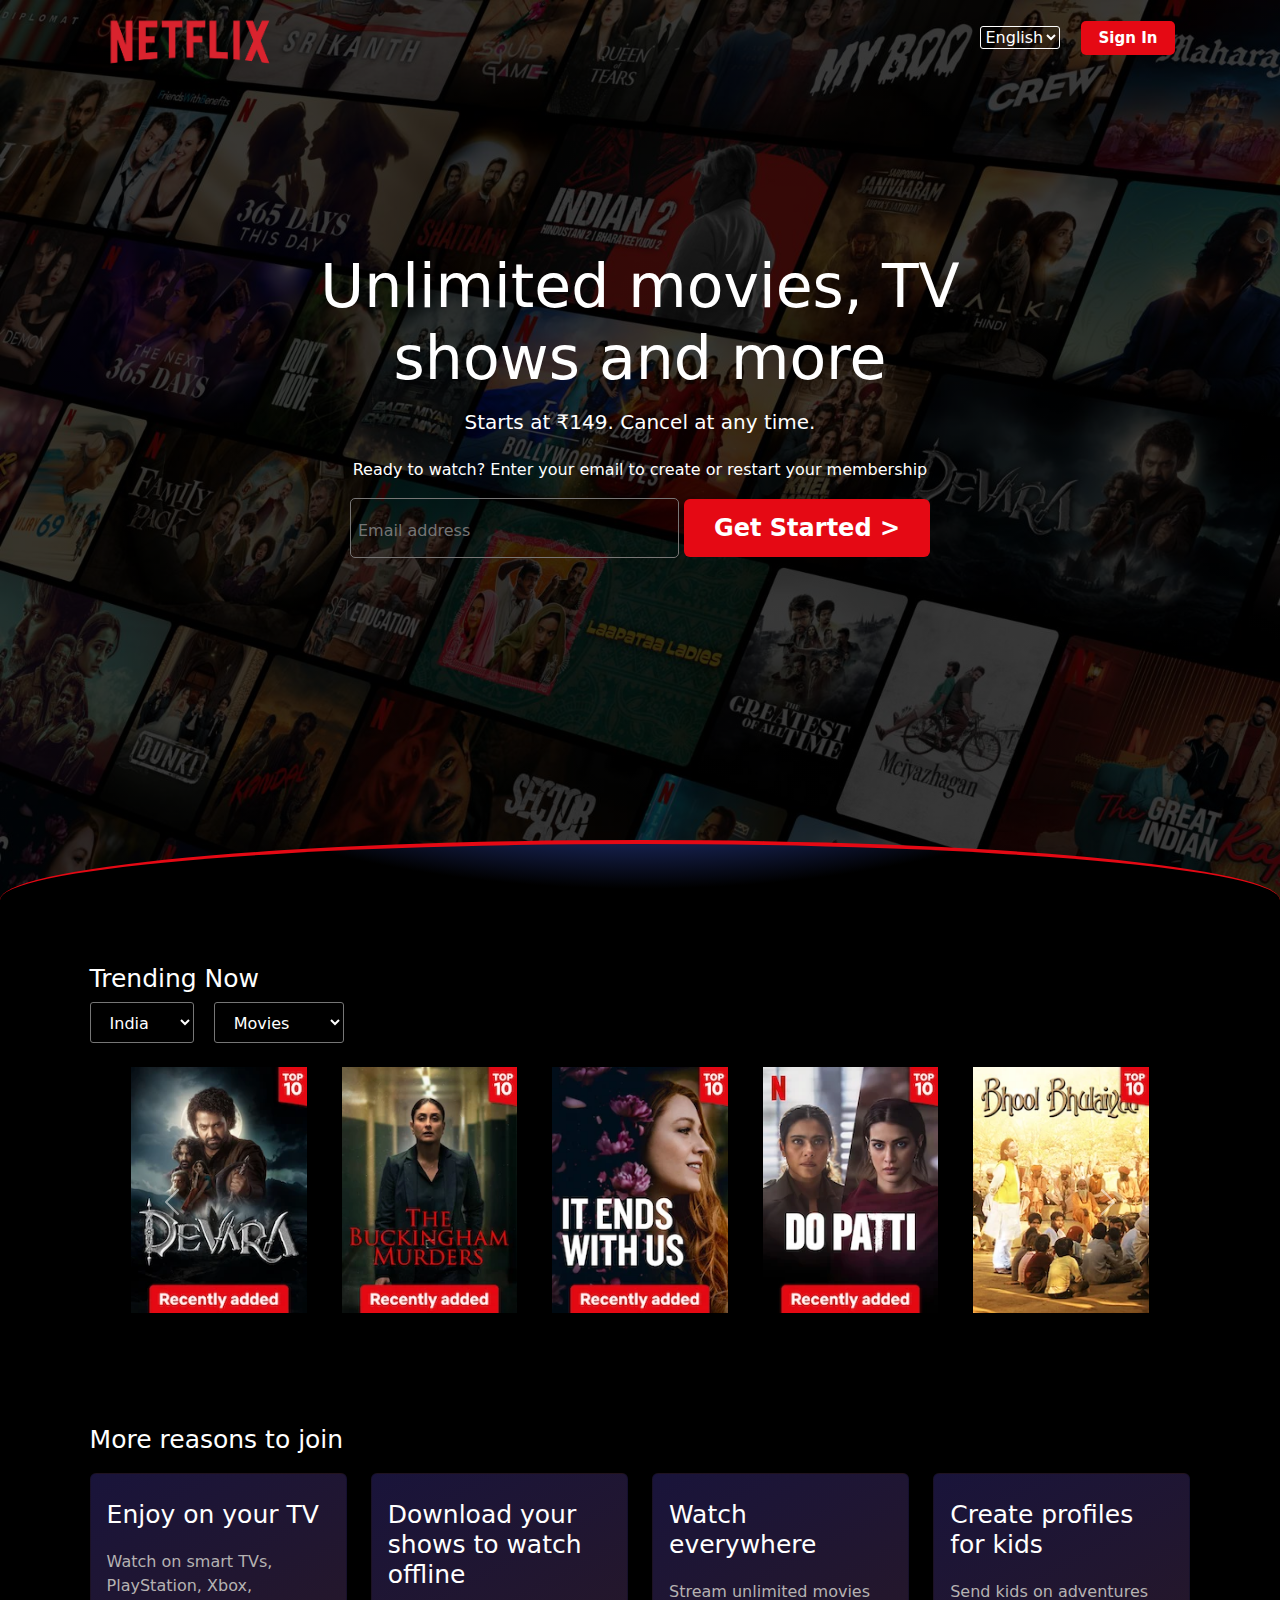
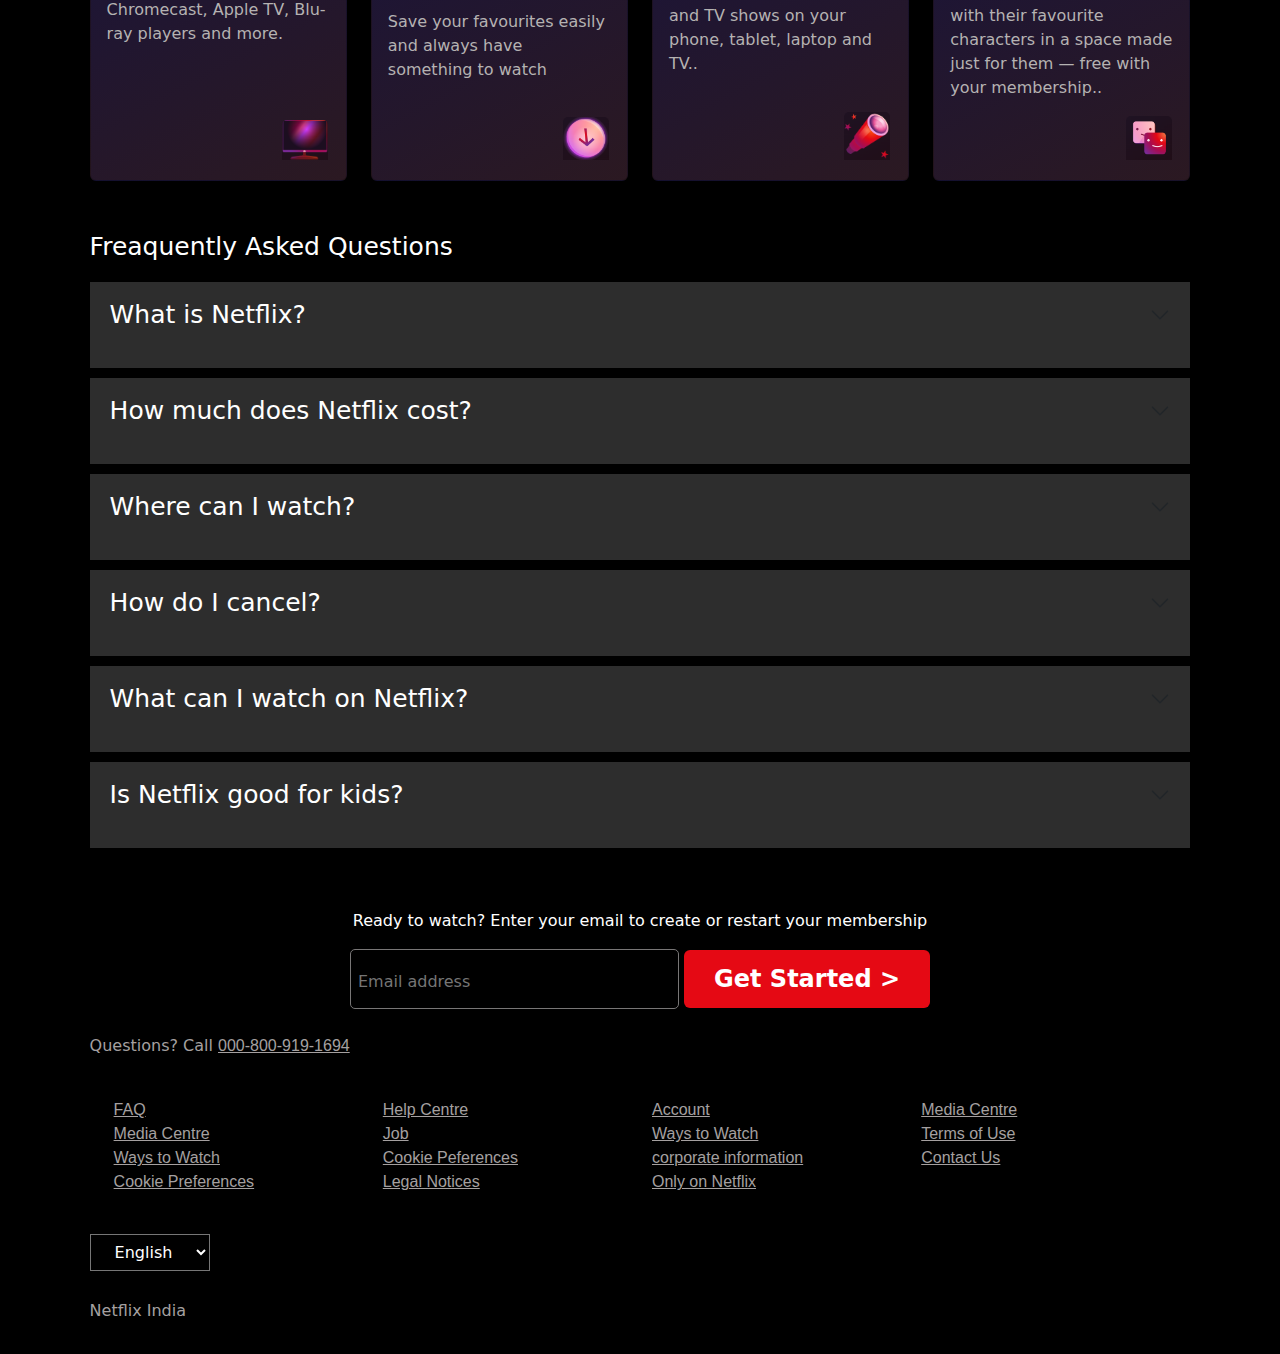
<file: index.html>
<!DOCTYPE html>
<html lang="en">
<head>
    <meta charset="UTF-8">
    <meta name="viewport" content="width=device-width, initial-scale=1.0">
    <title>Document</title>
    <link rel="stylesheet" href="./netflix.css">
    <link href="https://cdn.jsdelivr.net/npm/bootstrap@5.3.3/dist/css/bootstrap.min.css" rel="stylesheet" integrity="sha384-QWTKZyjpPEjISv5WaRU9OFeRpok6YctnYmDr5pNlyT2bRjXh0JMhjY6hW+ALEwIH" crossorigin="anonymous">
</head>
<body>
    <div id="container">
        <nav class="first">
            <h1><img src="./Netflix_Logo_PMS.png" alt=""/></h1>
            <ul>
                <li>
                    <select name="" id="">
                        <option value="">English</option>
                        <option value="">hindi</option>
                    </select>
                </li>
                <li> <button type="button">Sign In</button></li>
            </ul>
        </nav>

        <div id="intro-example" class="p-5 text-center bg-image"
        style="margin-top: 10%;">
        <div class="mask">
          <div class="d-flex justify-content-center align-items-center h-100">
            <div class="text-white">
              <h1 class="mb-3" style="font-size:60px;">Unlimited movies, TV <br>shows and more</h1>
              <h5 class="mb-4">
                Starts at ₹149. Cancel at any time.
              </h5>
              <p style="font-weight: 500;">Ready to watch? Enter your email to create or restart your membership</p>
              <input class="input" placeholder="Email address" >
              <button class="button" type="submit">Get Started ></button>
            </div>
          </div>
        </div>
        </div>
    </div>
    <div class="line">

    </div>

        <div class="main">
          <div class="trend">
            <h2>Trending Now</h2>
            <select name="country" id="country">
              <option value="">India</option>
              <option value="">Global</option>
            </select>
            <select name="movies" id="movies">
              <option value="">Movies</option>
              <option value="">TV Shows</option>
            </select>
          </div>
          <div id="carouselExample" class="carousel slide">
            <div class="carousel-inner " id="image" >
              <div class="carousel-item active">
                <div class="row-cols-6 p-4 " style="display: flex; justify-content: space-around;" >
                    <img   src="./3.webp" alt="" >
                    <img src="./2.webp" alt="">
                    <img src="./1.webp" alt="">
                    <img src="./4.webp" alt="">
                    <img src=".//5.webp" alt="">

                </div>
              </div>
              <div class="carousel-item">
                <div class="row-cols-6 p-4"style="display: flex; justify-content: space-around;">
                    <img src="./6.webp" alt="">
                    <img src="./7.webp" alt="">
                    <img src="./8.webp" alt="">
                    <img src="./9.webp" alt="">
                    <img src="./10.webp" alt="">

                </div>
              
              </div>
            
            </div>
            <button class="carousel-control-prev" type="button" data-bs-target="#carouselExample" data-bs-slide="prev">
              <span class="carousel-control-prev-icon" aria-hidden="true"></span>
              <span class="visually-hidden">Previous</span>
            </button>
            <button class="carousel-control-next" type="button" data-bs-target="#carouselExample" data-bs-slide="next">
              <span class="carousel-control-next-icon" aria-hidden="true"></span>
              <span class="visually-hidden">Next</span>
            </button>
          </div>

        </div>
     <div class="about">
        <h2>More reasons to join</h2>
        <div class="row row-cols-1 row-cols-md-4 g-4">
          <div class="col">
            <div class="card h-100">
              
              <div class="card-body">
                <h5 class="card-title">Enjoy on your TV</h5>
                <p class="card-text">Watch on smart TVs, PlayStation, Xbox, Chromecast, Apple TV, Blu-ray players and more.</p>
              </div>
              <img src="./Screenshot 2024-11-17 222740.png" class="card-img-top" alt="...">
            </div>
          </div>
          <div class="col">
            <div class="card h-100">
              
              <div class="card-body">
                <h5 class="card-title">Download your shows to watch offline</h5>
                <p class="card-text">Save your favourites easily and always have something to watch</p>
              </div>
              <img src="./Screenshot 2024-11-17 222807.png" class="card-img-top" alt="...">
            </div>
          </div>
          <div class="col">
            <div class="card h-100">
              
              <div class="card-body">
                <h5 class="card-title">Watch everywhere</h5>
                <p class="card-text">Stream unlimited movies and TV shows on your phone, tablet, laptop and TV..</p>
              </div>
              <img src="./Screenshot 2024-11-17 222823.png" class="card-img-top" alt="...">
              
            </div>
          </div>
          <div class="col">
            <div class="card h-100">
              
              <div class="card-body">
                <h5 class="card-title">Create profiles for kids</h5>
                <p class="card-text">Send kids on adventures with their favourite characters in a space made just for them — free with your membership..</p>
              </div>
              <img src="./Screenshot 2024-11-17 222839.png" class="card-img-top" alt="...">
            </div>
          </div>
        </div>
        
      </div>
       
     <div class="last">
        <h2>Freaquently Asked Questions</h2>
        <div class="accordion accordion-flush" id="accordionFlushExample">
          <div class="accordion-item">
            <h2 class="accordion-header">
              <button class="accordion-button collapsed" type="button" data-bs-toggle="collapse" data-bs-target="#flush-collapseOne" aria-expanded="false" aria-controls="flush-collapseOne">
                What is Netflix?
              </button>
            </h2>
            <div id="flush-collapseOne" class="accordion-collapse collapse" data-bs-parent="#accordionFlushExample">
              <div class="accordion-body">Netflix is a streaming service that offers a wide variety of award-winning TV shows, movies, anime, documentaries and more – on thousands of internet-connected devices.

                You can watch as much as you want, whenever you want, without a single ad – all for one low monthly price. There's always something new to discover, and new TV shows and movies are added every week!</div>
            </div>
          </div>
          <div class="accordion-item">
            <h2 class="accordion-header">
              <button class="accordion-button collapsed" type="button" data-bs-toggle="collapse" data-bs-target="#flush-collapseTwo" aria-expanded="false" aria-controls="flush-collapseTwo">
                How much does Netflix cost?
              </button>
            </h2>
            <div id="flush-collapseTwo" class="accordion-collapse collapse" data-bs-parent="#accordionFlushExample">
              <div class="accordion-body">Watch Netflix on your smartphone, tablet, Smart TV, laptop, or streaming device, all for one fixed monthly fee. Plans range from ₹149 to ₹649 a month. No extra costs, no contracts.</div>
            </div>
          </div>
          <div class="accordion-item">
            <h2 class="accordion-header">
              <button class="accordion-button collapsed" type="button" data-bs-toggle="collapse" data-bs-target="#flush-collapseThree" aria-expanded="false" aria-controls="flush-collapseThree">
                Where can I watch?
              </button>
            </h2>
            <div id="flush-collapseThree" class="accordion-collapse collapse" data-bs-parent="#accordionFlushExample">
              <div class="accordion-body">Watch anywhere, anytime. Sign in with your Netflix account to watch instantly on the web at netflix.com from your personal computer or on any internet-connected device that offers the Netflix app, including smart TVs, smartphones, tablets, streaming media players and game consoles.

                You can also download your favourite shows with the iOS or Android app. Use downloads to watch while you're on the go and without an internet connection. Take Netflix with you anywhere</div>
            </div>
          </div>
          <div class="accordion-item">
            <h2 class="accordion-header">
              <button class="accordion-button collapsed" type="button" data-bs-toggle="collapse" data-bs-target="#flush-collapseFour" aria-expanded="false" aria-controls="flush-collapseFour">
                How do I cancel?
              </button>
            </h2>
            <div id="flush-collapseFour" class="accordion-collapse collapse" data-bs-parent="#accordionFlushExample">
              <div class="accordion-body">Netflix is flexible. There are no annoying contracts and no commitments. You can easily cancel your account online in two clicks. There are no cancellation fees – start or stop your account anytime</div>
            </div>
          </div>
          <div class="accordion-item">
            <h2 class="accordion-header">
              <button class="accordion-button collapsed" type="button" data-bs-toggle="collapse" data-bs-target="#flush-collapseFive" aria-expanded="false" aria-controls="flush-collapseFive">
                What can I watch on Netflix?
              </button>
            </h2>
            <div id="flush-collapseFive" class="accordion-collapse collapse" data-bs-parent="#accordionFlushExample">
              <div class="accordion-body">Netflix has an extensive library of feature films, documentaries, TV shows, anime, award-winning Netflix originals, and more. Watch as much as you want, anytime you want.</div>
            </div>
          </div>
          <div class="accordion-item">
            <h2 class="accordion-header ">
              <button class="accordion-button collapsed " type="button" data-bs-toggle="collapse" data-bs-target="#flush-collapseSix" aria-expanded="false" aria-controls="flush-collapseSix">
                Is Netflix good for kids?
              </button>
            </h2>
            <div id="flush-collapseSix" class="accordion-collapse collapse" data-bs-parent="#accordionFlushExample">
              <div class="accordion-body">The Netflix Kids experience is included in your membership to give parents control while kids enjoy family-friendly TV shows and films in their own space.

                Kids profiles come with PIN-protected parental controls that let you restrict the maturity rating of content kids can watch and block specific titles you don’t want kids to see</div>
            </div>
          </div>
        </div>
      </div>
      
      <div class="one">
        <p style="font-weight: 500;">Ready to watch? Enter your email to create or restart your membership</p>
              <input class="input" placeholder="Email address" >
              <button class="button" type="submit">Get Started ></button>
      </div>

      <footer class=" text-center text-lg-start footer">
        <p>Questions? Call <a href="">000-800-919-1694</a></p>
        <!-- Grid container -->
        <div class="container p-4 ">
          <!--Grid row-->
          <div class="row">
            <!--Grid column-->
            <div class="col-lg-3 col-md-6 mb-4 mb-md-0" >
              
      
              <ul class="list-unstyled mb-0" style="color: #fff;">
                <li>
                  <a href="#container" >FAQ</a>
                </li><br>
                <li>
                  <a href="#!">Media Centre</a>
                </li><br>
                <li>
                  <a href="#!">Ways to Watch</a>
                </li><br>
                <li>
                  <a href="#!">Cookie Preferences</a>
                </li><br>
              </ul>
            </div>
            <!--Grid column-->
      
            <!--Grid column-->
            <div class="col-lg-3 col-md-6 mb-4 mb-md-0">
              
      
              <ul class="list-unstyled">
                <li>
                  <a href="#!" class="text-bo">Help Centre</a>
                </li><br>
                <li>
                  <a href="#!" class="text-bo">Job</a>
                </li><br>
                <li>
                  <a href="">Cookie Peferences</a>
                </li><br>
                <li>
                  <a href="">Legal Notices</a>
                </li><br>
              </ul>
            </div>
            <!--Grid column-->
      
            <!--Grid column-->
            <div class="col-lg-3 col-md-6 mb-4 mb-md-0">
    
      
              <ul class="list-unstyled mb-0">
                <li>
                  <a href="">Account</a>
                </li><br>
                <li>
                  <a href="">Ways to Watch</a>
                </li><br>
                <li>
                  <a href="">corporate information</a>
                </li><br>
                <li>
                  <a href="">Only on Netflix</a>
                </li><br>
              </ul>
            </div>
            <!--Grid column-->
      
            <!--Grid column-->
            <div class="col-lg-3 col-md-6 mb-4 mb-md-0">
              
      
              <ul class="list-unstyled" >
                <li>
                  <a href="#!" >Media Centre</a>
                </li><br>
                <li>
                  <a href="#!" >Terms of Use</a>
                </li><br>
                <li>
                  <a href="#!" >Contact Us</a>
                </li><br>
                
              </ul>
            </div>
            <!--Grid column-->
          </div>
          <!--Grid row-->
        </div>
        <!-- Grid container -->
      
        <!-- Copyright -->
        
        <!-- Copyright -->
        <select name="" id="">
          <option value="">English</option>
          <option value="">hindi</option>
      </select>
      <h6>Netflix India</h6>
      </footer>
    

      <script src="https://cdn.jsdelivr.net/npm/bootstrap@5.3.3/dist/js/bootstrap.bundle.min.js" integrity="sha384-YvpcrYf0tY3lHB60NNkmXc5s9fDVZLESaAA55NDzOxhy9GkcIdslK1eN7N6jIeHz" crossorigin="anonymous"></script>
</body>
</html>
</file>
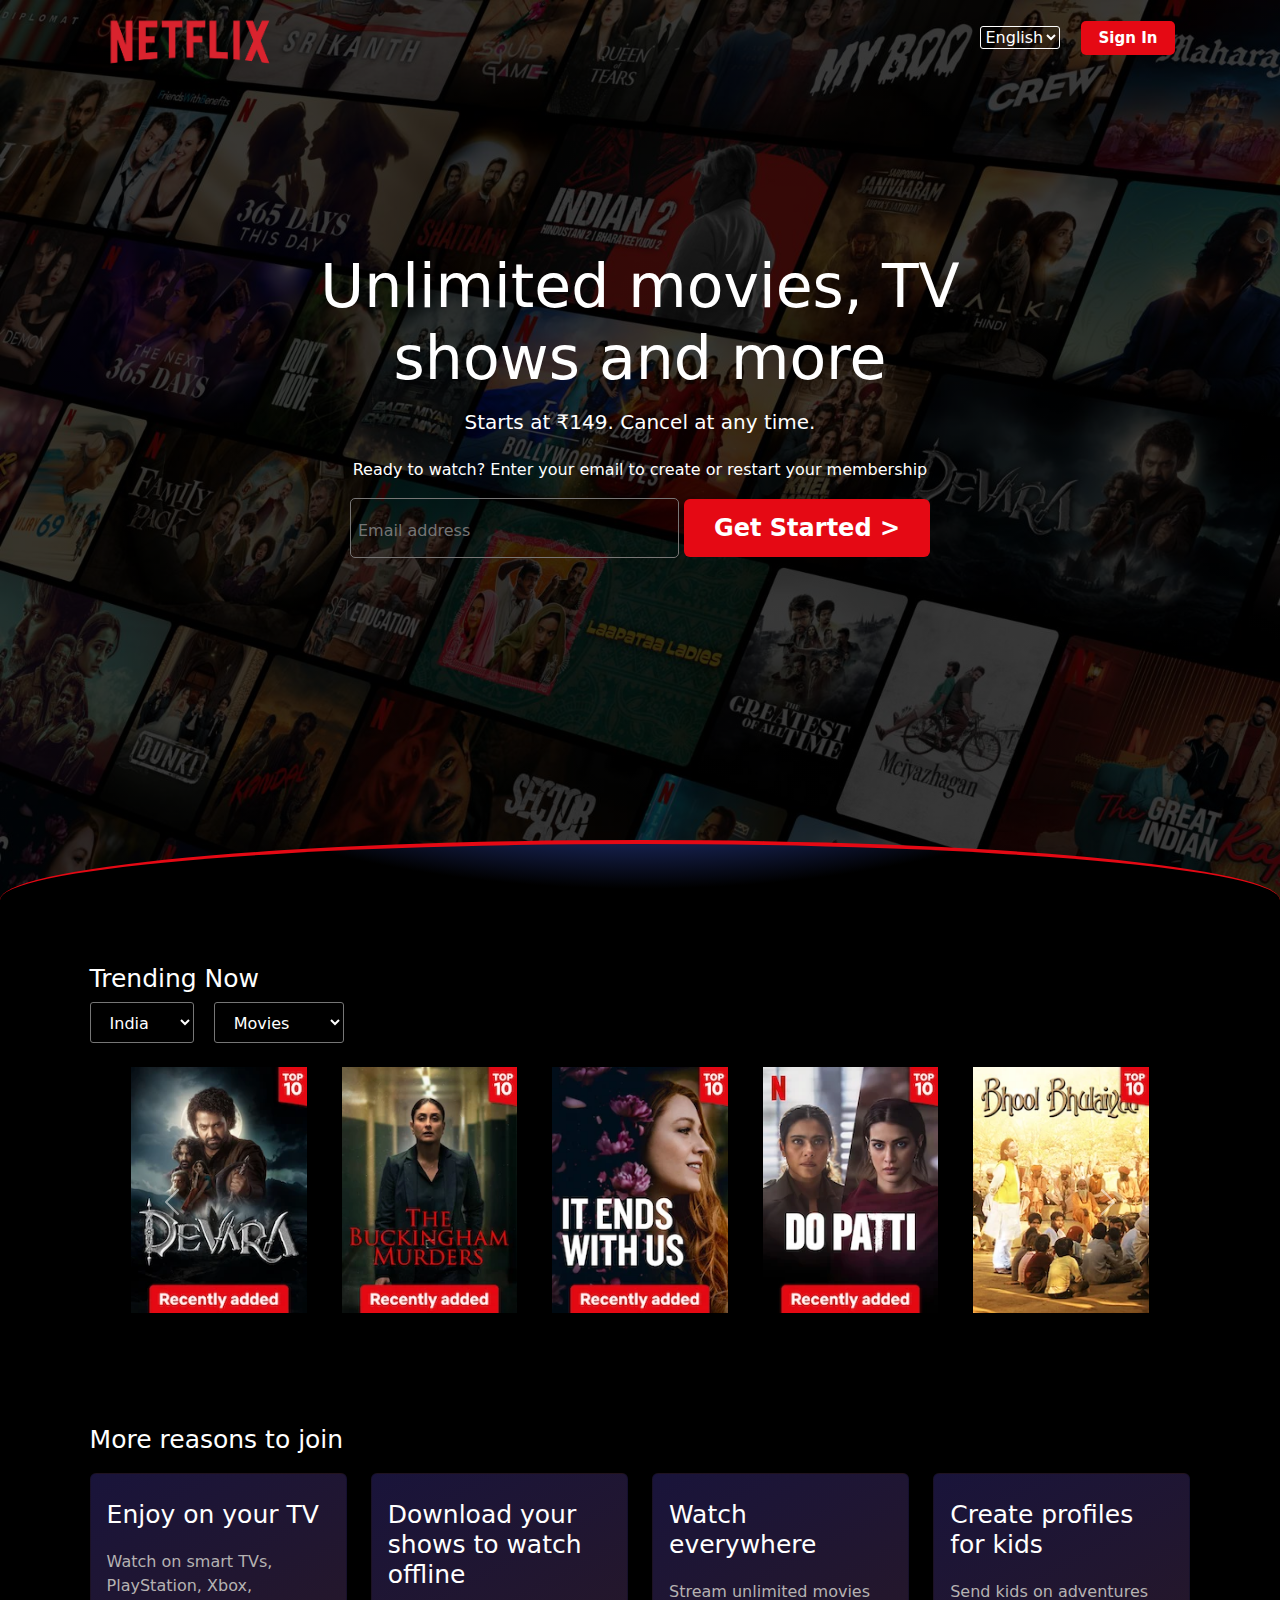
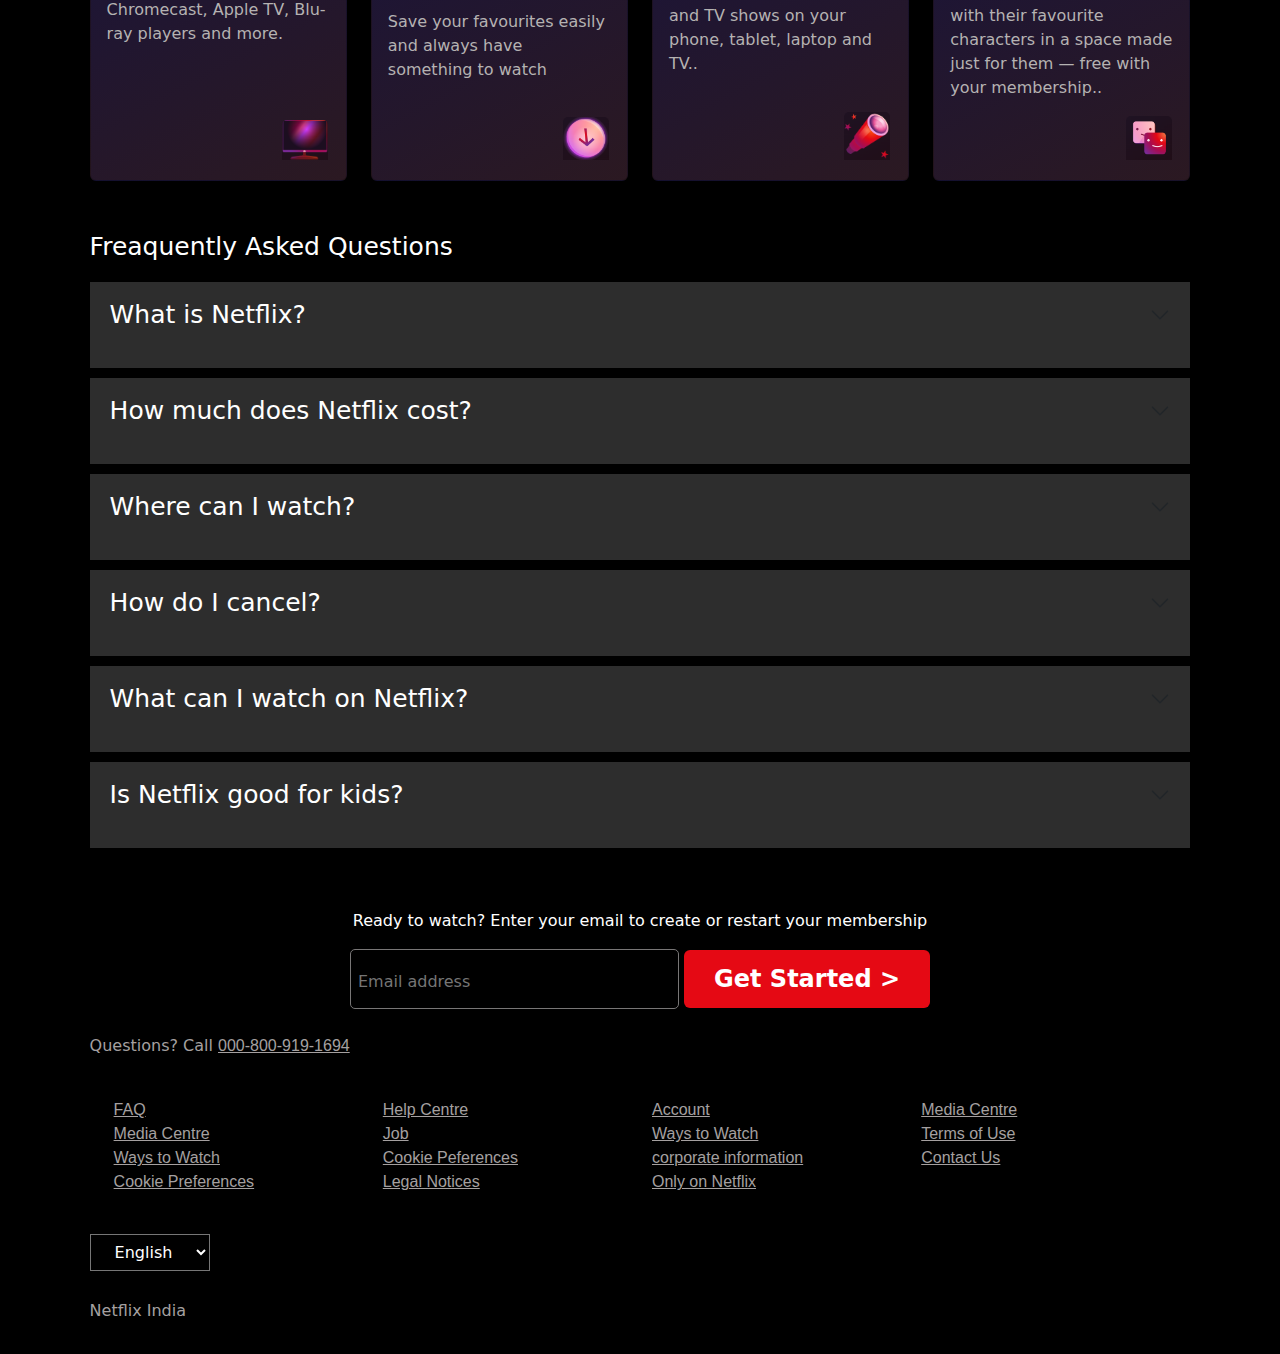
<file: netflix.html>
<!DOCTYPE html>
<html lang="en">
<head>
    <meta charset="UTF-8">
    <meta name="viewport" content="width=device-width, initial-scale=1.0">
    <title>Document</title>
    <link rel="stylesheet" href="./netflix.css">
    <link href="https://cdn.jsdelivr.net/npm/bootstrap@5.3.3/dist/css/bootstrap.min.css" rel="stylesheet" integrity="sha384-QWTKZyjpPEjISv5WaRU9OFeRpok6YctnYmDr5pNlyT2bRjXh0JMhjY6hW+ALEwIH" crossorigin="anonymous">
</head>
<body>
    <div id="container">
        <nav class="first">
            <h1><img src="./Netflix_Logo_PMS.png" alt=""/></h1>
            <ul>
                <li>
                    <select name="" id="">
                        <option value="">English</option>
                        <option value="">hindi</option>
                    </select>
                </li>
                <li> <button type="button">Sign In</button></li>
            </ul>
        </nav>

        <div id="intro-example" class="p-5 text-center bg-image"
        style="margin-top: 10%;">
        <div class="mask">
          <div class="d-flex justify-content-center align-items-center h-100">
            <div class="text-white">
              <h1 class="mb-3" style="font-size:60px;">Unlimited movies, TV <br>shows and more</h1>
              <h5 class="mb-4">
                Starts at ₹149. Cancel at any time.
              </h5>
              <p style="font-weight: 500;">Ready to watch? Enter your email to create or restart your membership</p>
              <input class="input" placeholder="Email address" >
              <button class="button" type="submit">Get Started ></button>
            </div>
          </div>
        </div>
        </div>
    </div>
    <div class="line">

    </div>

        <div class="main">
          <div class="trend">
            <h2>Trending Now</h2>
            <select name="country" id="country">
              <option value="">India</option>
              <option value="">Global</option>
            </select>
            <select name="movies" id="movies">
              <option value="">Movies</option>
              <option value="">TV Shows</option>
            </select>
          </div>
          <div id="carouselExample" class="carousel slide">
            <div class="carousel-inner " id="image" >
              <div class="carousel-item active">
                <div class="row-cols-6 p-4 " style="display: flex; justify-content: space-around;" >
                    <img   src="./3.webp" alt="" >
                    <img src="./2.webp" alt="">
                    <img src="./1.webp" alt="">
                    <img src="./4.webp" alt="">
                    <img src=".//5.webp" alt="">

                </div>
              </div>
              <div class="carousel-item">
                <div class="row-cols-6 p-4"style="display: flex; justify-content: space-around;">
                    <img src="./6.webp" alt="">
                    <img src="./7.webp" alt="">
                    <img src="./8.webp" alt="">
                    <img src="./9.webp" alt="">
                    <img src="./10.webp" alt="">

                </div>
              
              </div>
            
            </div>
            <button class="carousel-control-prev" type="button" data-bs-target="#carouselExample" data-bs-slide="prev">
              <span class="carousel-control-prev-icon" aria-hidden="true"></span>
              <span class="visually-hidden">Previous</span>
            </button>
            <button class="carousel-control-next" type="button" data-bs-target="#carouselExample" data-bs-slide="next">
              <span class="carousel-control-next-icon" aria-hidden="true"></span>
              <span class="visually-hidden">Next</span>
            </button>
          </div>

        </div>
     <div class="about">
        <h2>More reasons to join</h2>
        <div class="row row-cols-1 row-cols-md-4 g-4">
          <div class="col">
            <div class="card h-100">
              
              <div class="card-body">
                <h5 class="card-title">Enjoy on your TV</h5>
                <p class="card-text">Watch on smart TVs, PlayStation, Xbox, Chromecast, Apple TV, Blu-ray players and more.</p>
              </div>
              <img src="./Screenshot 2024-11-17 222740.png" class="card-img-top" alt="...">
            </div>
          </div>
          <div class="col">
            <div class="card h-100">
              
              <div class="card-body">
                <h5 class="card-title">Download your shows to watch offline</h5>
                <p class="card-text">Save your favourites easily and always have something to watch</p>
              </div>
              <img src="./Screenshot 2024-11-17 222807.png" class="card-img-top" alt="...">
            </div>
          </div>
          <div class="col">
            <div class="card h-100">
              
              <div class="card-body">
                <h5 class="card-title">Watch everywhere</h5>
                <p class="card-text">Stream unlimited movies and TV shows on your phone, tablet, laptop and TV..</p>
              </div>
              <img src="./Screenshot 2024-11-17 222823.png" class="card-img-top" alt="...">
              
            </div>
          </div>
          <div class="col">
            <div class="card h-100">
              
              <div class="card-body">
                <h5 class="card-title">Create profiles for kids</h5>
                <p class="card-text">Send kids on adventures with their favourite characters in a space made just for them — free with your membership..</p>
              </div>
              <img src="./Screenshot 2024-11-17 222839.png" class="card-img-top" alt="...">
            </div>
          </div>
        </div>
        
      </div>
       
     <div class="last">
        <h2>Freaquently Asked Questions</h2>
        <div class="accordion accordion-flush" id="accordionFlushExample">
          <div class="accordion-item">
            <h2 class="accordion-header">
              <button class="accordion-button collapsed" type="button" data-bs-toggle="collapse" data-bs-target="#flush-collapseOne" aria-expanded="false" aria-controls="flush-collapseOne">
                What is Netflix?
              </button>
            </h2>
            <div id="flush-collapseOne" class="accordion-collapse collapse" data-bs-parent="#accordionFlushExample">
              <div class="accordion-body">Netflix is a streaming service that offers a wide variety of award-winning TV shows, movies, anime, documentaries and more – on thousands of internet-connected devices.

                You can watch as much as you want, whenever you want, without a single ad – all for one low monthly price. There's always something new to discover, and new TV shows and movies are added every week!</div>
            </div>
          </div>
          <div class="accordion-item">
            <h2 class="accordion-header">
              <button class="accordion-button collapsed" type="button" data-bs-toggle="collapse" data-bs-target="#flush-collapseTwo" aria-expanded="false" aria-controls="flush-collapseTwo">
                How much does Netflix cost?
              </button>
            </h2>
            <div id="flush-collapseTwo" class="accordion-collapse collapse" data-bs-parent="#accordionFlushExample">
              <div class="accordion-body">Watch Netflix on your smartphone, tablet, Smart TV, laptop, or streaming device, all for one fixed monthly fee. Plans range from ₹149 to ₹649 a month. No extra costs, no contracts.</div>
            </div>
          </div>
          <div class="accordion-item">
            <h2 class="accordion-header">
              <button class="accordion-button collapsed" type="button" data-bs-toggle="collapse" data-bs-target="#flush-collapseThree" aria-expanded="false" aria-controls="flush-collapseThree">
                Where can I watch?
              </button>
            </h2>
            <div id="flush-collapseThree" class="accordion-collapse collapse" data-bs-parent="#accordionFlushExample">
              <div class="accordion-body">Watch anywhere, anytime. Sign in with your Netflix account to watch instantly on the web at netflix.com from your personal computer or on any internet-connected device that offers the Netflix app, including smart TVs, smartphones, tablets, streaming media players and game consoles.

                You can also download your favourite shows with the iOS or Android app. Use downloads to watch while you're on the go and without an internet connection. Take Netflix with you anywhere</div>
            </div>
          </div>
          <div class="accordion-item">
            <h2 class="accordion-header">
              <button class="accordion-button collapsed" type="button" data-bs-toggle="collapse" data-bs-target="#flush-collapseFour" aria-expanded="false" aria-controls="flush-collapseFour">
                How do I cancel?
              </button>
            </h2>
            <div id="flush-collapseFour" class="accordion-collapse collapse" data-bs-parent="#accordionFlushExample">
              <div class="accordion-body">Netflix is flexible. There are no annoying contracts and no commitments. You can easily cancel your account online in two clicks. There are no cancellation fees – start or stop your account anytime</div>
            </div>
          </div>
          <div class="accordion-item">
            <h2 class="accordion-header">
              <button class="accordion-button collapsed" type="button" data-bs-toggle="collapse" data-bs-target="#flush-collapseFive" aria-expanded="false" aria-controls="flush-collapseFive">
                What can I watch on Netflix?
              </button>
            </h2>
            <div id="flush-collapseFive" class="accordion-collapse collapse" data-bs-parent="#accordionFlushExample">
              <div class="accordion-body">Netflix has an extensive library of feature films, documentaries, TV shows, anime, award-winning Netflix originals, and more. Watch as much as you want, anytime you want.</div>
            </div>
          </div>
          <div class="accordion-item">
            <h2 class="accordion-header ">
              <button class="accordion-button collapsed " type="button" data-bs-toggle="collapse" data-bs-target="#flush-collapseSix" aria-expanded="false" aria-controls="flush-collapseSix">
                Is Netflix good for kids?
              </button>
            </h2>
            <div id="flush-collapseSix" class="accordion-collapse collapse" data-bs-parent="#accordionFlushExample">
              <div class="accordion-body">The Netflix Kids experience is included in your membership to give parents control while kids enjoy family-friendly TV shows and films in their own space.

                Kids profiles come with PIN-protected parental controls that let you restrict the maturity rating of content kids can watch and block specific titles you don’t want kids to see</div>
            </div>
          </div>
        </div>
      </div>
      
      <div class="one">
        <p style="font-weight: 500;">Ready to watch? Enter your email to create or restart your membership</p>
              <input class="input" placeholder="Email address" >
              <button class="button" type="submit">Get Started ></button>
      </div>

      <footer class=" text-center text-lg-start footer">
        <p>Questions? Call <a href="">000-800-919-1694</a></p>
        <!-- Grid container -->
        <div class="container p-4 ">
          <!--Grid row-->
          <div class="row">
            <!--Grid column-->
            <div class="col-lg-3 col-md-6 mb-4 mb-md-0" >
              
      
              <ul class="list-unstyled mb-0" style="color: #fff;">
                <li>
                  <a href="#container" >FAQ</a>
                </li><br>
                <li>
                  <a href="#!">Media Centre</a>
                </li><br>
                <li>
                  <a href="#!">Ways to Watch</a>
                </li><br>
                <li>
                  <a href="#!">Cookie Preferences</a>
                </li><br>
              </ul>
            </div>
            <!--Grid column-->
      
            <!--Grid column-->
            <div class="col-lg-3 col-md-6 mb-4 mb-md-0">
              
      
              <ul class="list-unstyled">
                <li>
                  <a href="#!" class="text-bo">Help Centre</a>
                </li><br>
                <li>
                  <a href="#!" class="text-bo">Job</a>
                </li><br>
                <li>
                  <a href="">Cookie Peferences</a>
                </li><br>
                <li>
                  <a href="">Legal Notices</a>
                </li><br>
              </ul>
            </div>
            <!--Grid column-->
      
            <!--Grid column-->
            <div class="col-lg-3 col-md-6 mb-4 mb-md-0">
    
      
              <ul class="list-unstyled mb-0">
                <li>
                  <a href="">Account</a>
                </li><br>
                <li>
                  <a href="">Ways to Watch</a>
                </li><br>
                <li>
                  <a href="">corporate information</a>
                </li><br>
                <li>
                  <a href="">Only on Netflix</a>
                </li><br>
              </ul>
            </div>
            <!--Grid column-->
      
            <!--Grid column-->
            <div class="col-lg-3 col-md-6 mb-4 mb-md-0">
              
      
              <ul class="list-unstyled" >
                <li>
                  <a href="#!" >Media Centre</a>
                </li><br>
                <li>
                  <a href="#!" >Terms of Use</a>
                </li><br>
                <li>
                  <a href="#!" >Contact Us</a>
                </li><br>
                
              </ul>
            </div>
            <!--Grid column-->
          </div>
          <!--Grid row-->
        </div>
        <!-- Grid container -->
      
        <!-- Copyright -->
        
        <!-- Copyright -->
        <select name="" id="">
          <option value="">English</option>
          <option value="">hindi</option>
      </select>
      <h6>Netflix India</h6>
      </footer>
    

      <script src="https://cdn.jsdelivr.net/npm/bootstrap@5.3.3/dist/js/bootstrap.bundle.min.js" integrity="sha384-YvpcrYf0tY3lHB60NNkmXc5s9fDVZLESaAA55NDzOxhy9GkcIdslK1eN7N6jIeHz" crossorigin="anonymous"></script>
</body>
</html>
</file>
<file: netflix.css>
body{
    
}


#container{
     
    background: linear-gradient(rgba(0,0,0,.7),rgba(0,0,0,.7)),url(./IN-en-20241111-TRIFECTA-perspective_149877ab-fcbd-4e4f-a885-8d6174a1ee81_large.jpg);;
    height: 100vh;
    background-size: cover;
    padding: 0% 7%;
}

.first{
    display: flex;
    justify-content: space-between;
    align-items: center;
}
.first h1{
    width: 200px;
}
.first img{
    width: 100%;
}
.first ul{
    
    
}
li{
    display: inline-block;
  margin-right: 15px;
}
li select{
    background-color: transparent;
    color: #fff;
    border-color: #fff;
    font-size: 16px;
    border-radius: 3px;
    
    
}
li button{
    background-color: #e50914;
    color: #fff;
    font-weight: bold;
    border-radius: 5px;
    border: none;
    font-size: 15px;
    padding: 6px 18px;
}

.input{
    padding: 20px 120px 14px 7px;
    background-color: transparent;
    border:.5px solid #787676;
    border-radius: 5px;
}
.button{
    background-color: #e50914;
    color: #fff;
    border: none;
    padding: 11px 30px;
    border-radius: 6px;
    font-weight: 600;
    font-size: 24px;
}
.line{
    height: 60px;
    width: 100%;
    position: absolute;
    bottom: 0px;
    border-top: solid 0.25rem #e50914;
    border-top-left-radius: 50% 100%;
    border-top-right-radius: 50% 100%;
    border-bottom: none;
    background: radial-gradient(
        50% 500% at 50% -420%,
        rgba(64,97,231,0.4)80%,
        rgba(0,0,0,0.1)100%),black
}
#image{
   
}
.main{
    background-color: #000;
    padding: 5% 7%;
    
     
}

.main h2{
    color:#fff;
    font-size: 25px;

}
.main select{
    padding: 8px 15px;
    margin-right: 15px;
    padding-top: 10px;
    border-radius: 3px;
    background-color: transparent;
    color: #fff;
    font-weight: 400;
}
.main option{
    color: #000;
}
.about{
    padding: 0% 7%;
    background-color: #000;
}
.about h2{
    color: #fff;
    padding-bottom: 10px;
    font-size: 25px;
}
.card{
    background:linear-gradient(152.34deg,#19143b -1.4%,#2c1920 105.78%);
    
    font-size: 16px;

}

.card p{
    color: #b5b2b2;
}
.card h5{
    margin-bottom: 20px;
    margin-top: 10px;
    font-size: 25px;
    color: #fff;
}

.card img{
    width: 18%;
    display: flex;
    margin-left: 75%;
    margin-bottom: 20px;
}
.last{
    background-color: #000;
    padding: 4% 7%;
   
    
}
.last h2{
    font-size: 25px;
    color: #fff;
    margin-bottom: 20px;
}
.accordion-flush .accordion-item{
    background-color: #2d2d2d;
    color: #fff;
    border: none;
    font-size: 25px;
    margin-bottom: 10px;
    padding: 2px 0px;
}
.accordion-flush .accordion-button{
    background-color: #2d2d2d;
    color: #fff;
    font-size: 25px;

}
.accordion-flush .accordion-header button{
    background-color: #2d2d2d;
}
.one{
    background-color: #000;
    text-align: center;
}
.one p{
    color: #fff;
}
form{
    margin: 0% 25% 0% 25%;

}

.footer{
    background-color: #000;
    padding: 2% 7%;
    color:  #a5a0a0;
    
}
.footer a{
    color: #a5a0a0;
    font-family: 'Gill Sans', 'Gill Sans MT', Calibri, 'Trebuchet MS', sans-serif;
}
.footer select{
    margin-bottom: 30px;
    padding: 7px 20px;
    background-color: transparent;
    color: #fff;
}
.footer option{
    color: #000;
}
 @media(max-width:520px) {
     select{
        display: none;
    }
 }
 @media(max-width:480px) {
    li button{
        padding: 2px 10px;
    }

 }
</file>
